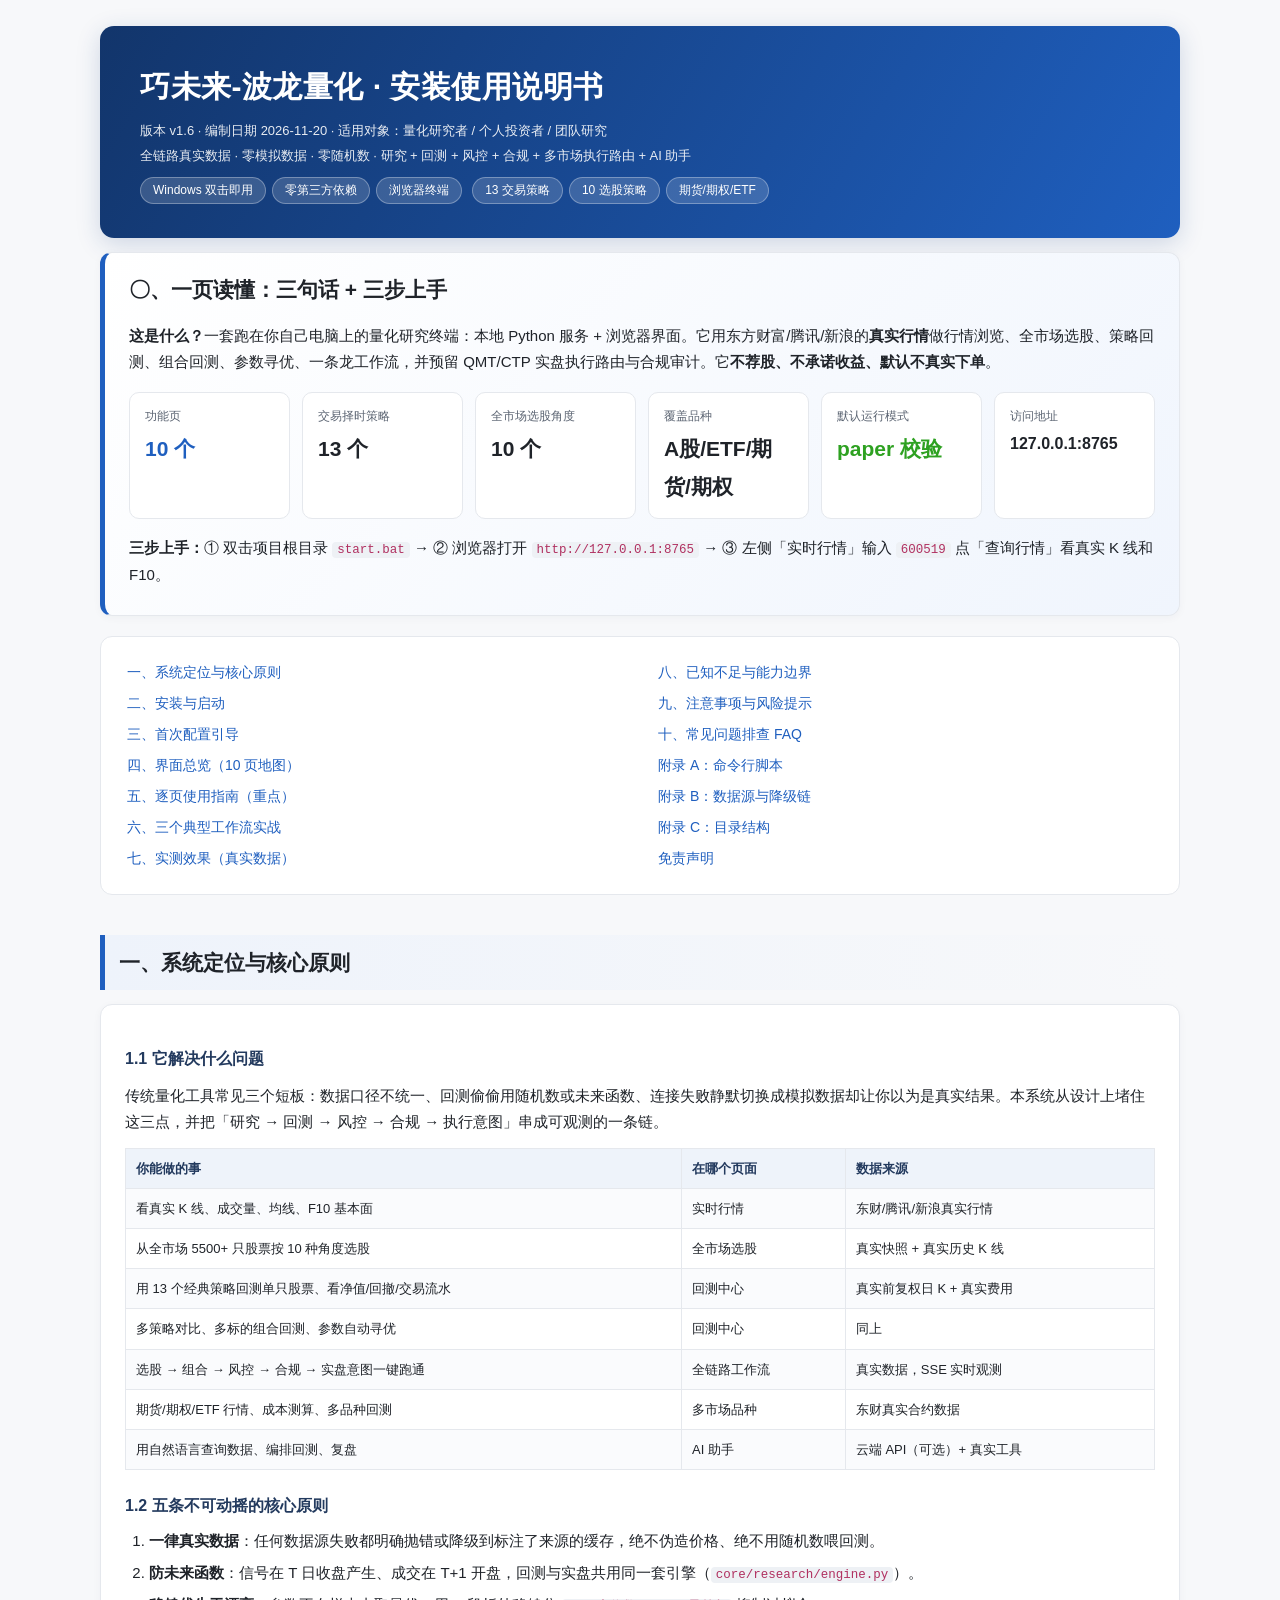
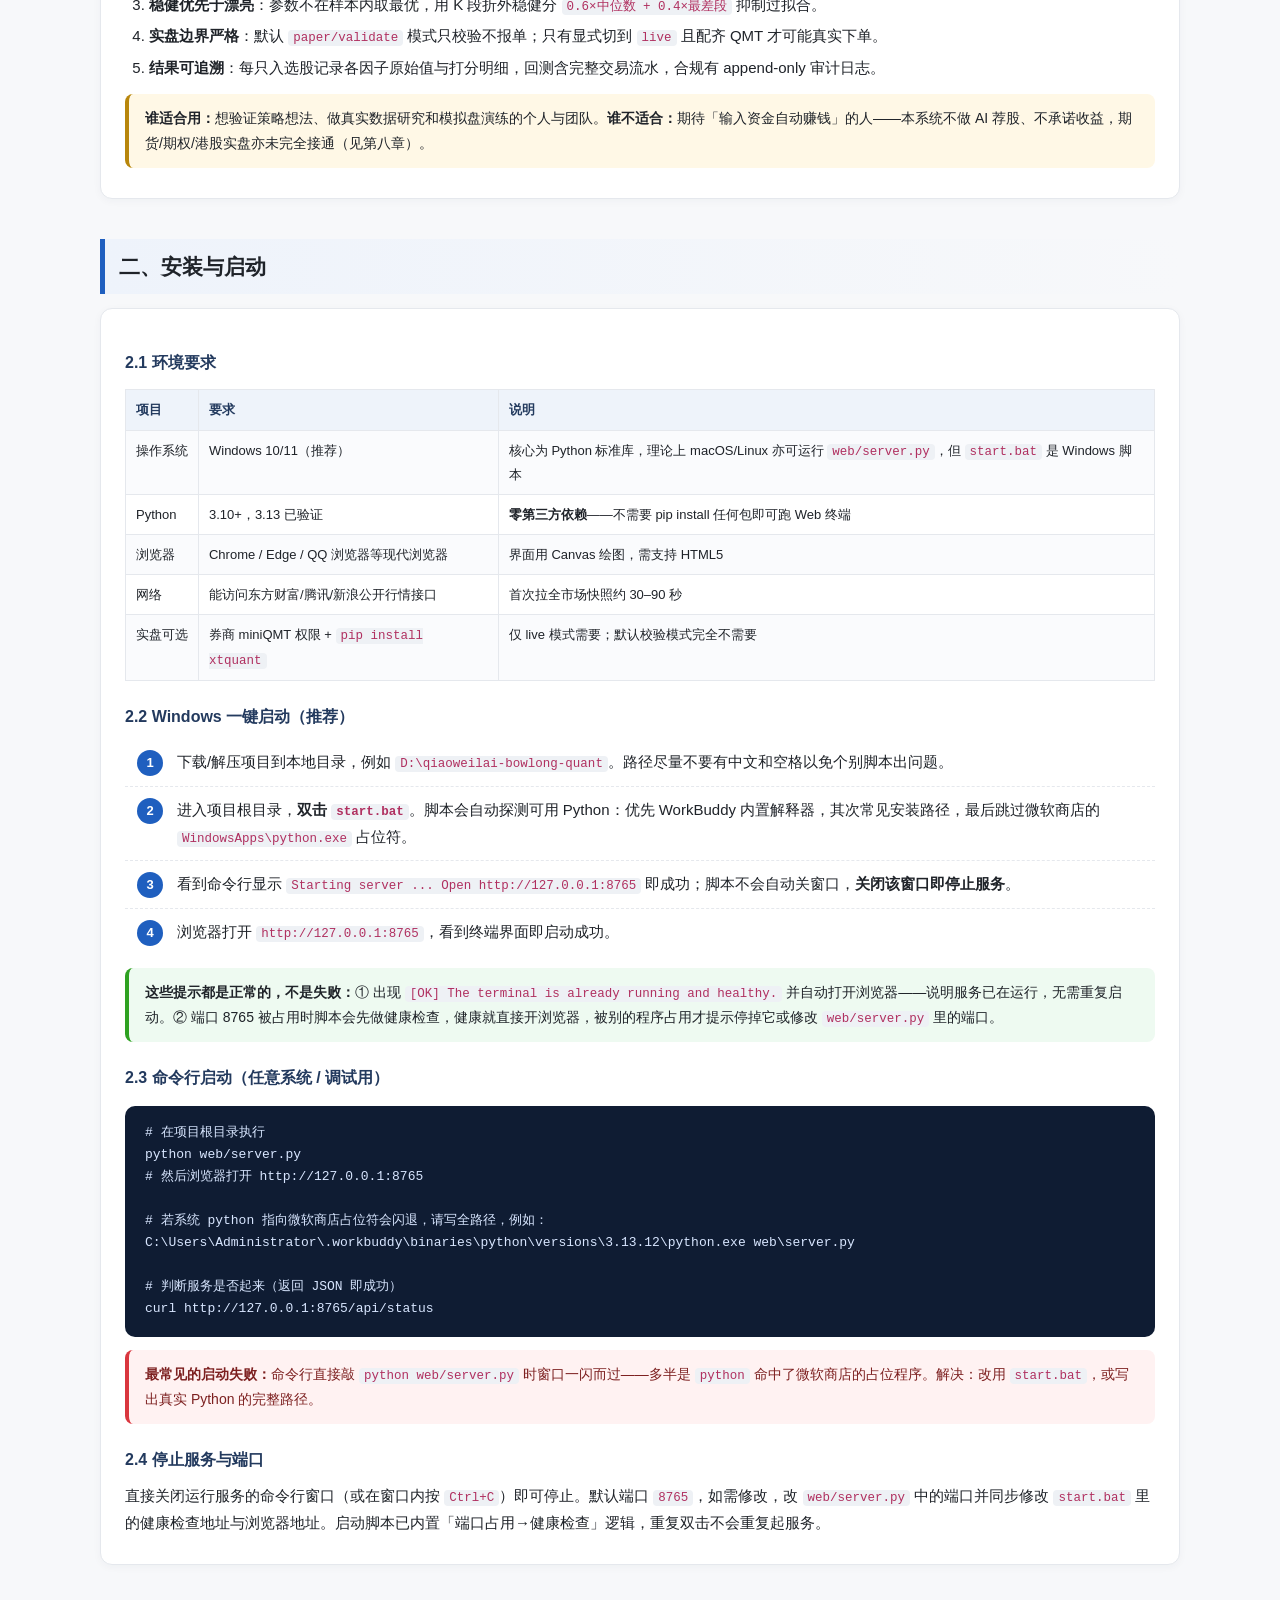
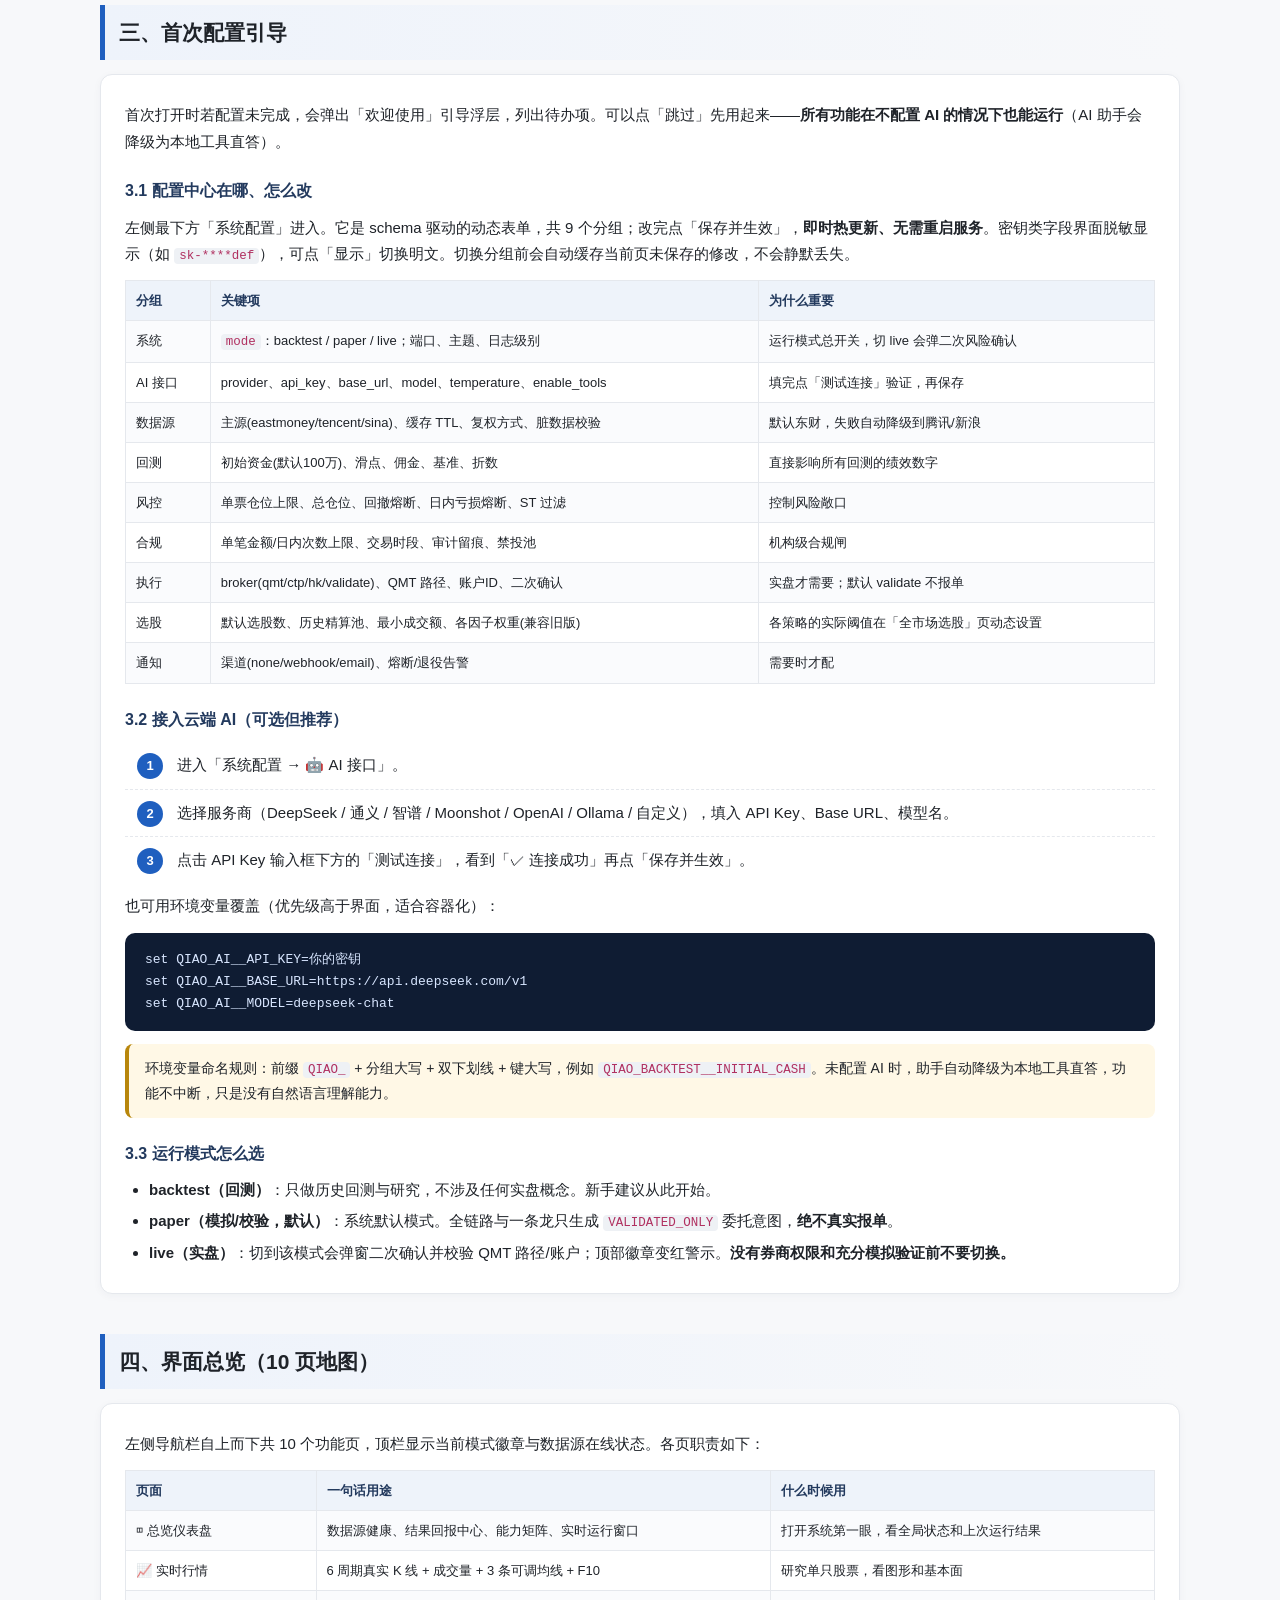
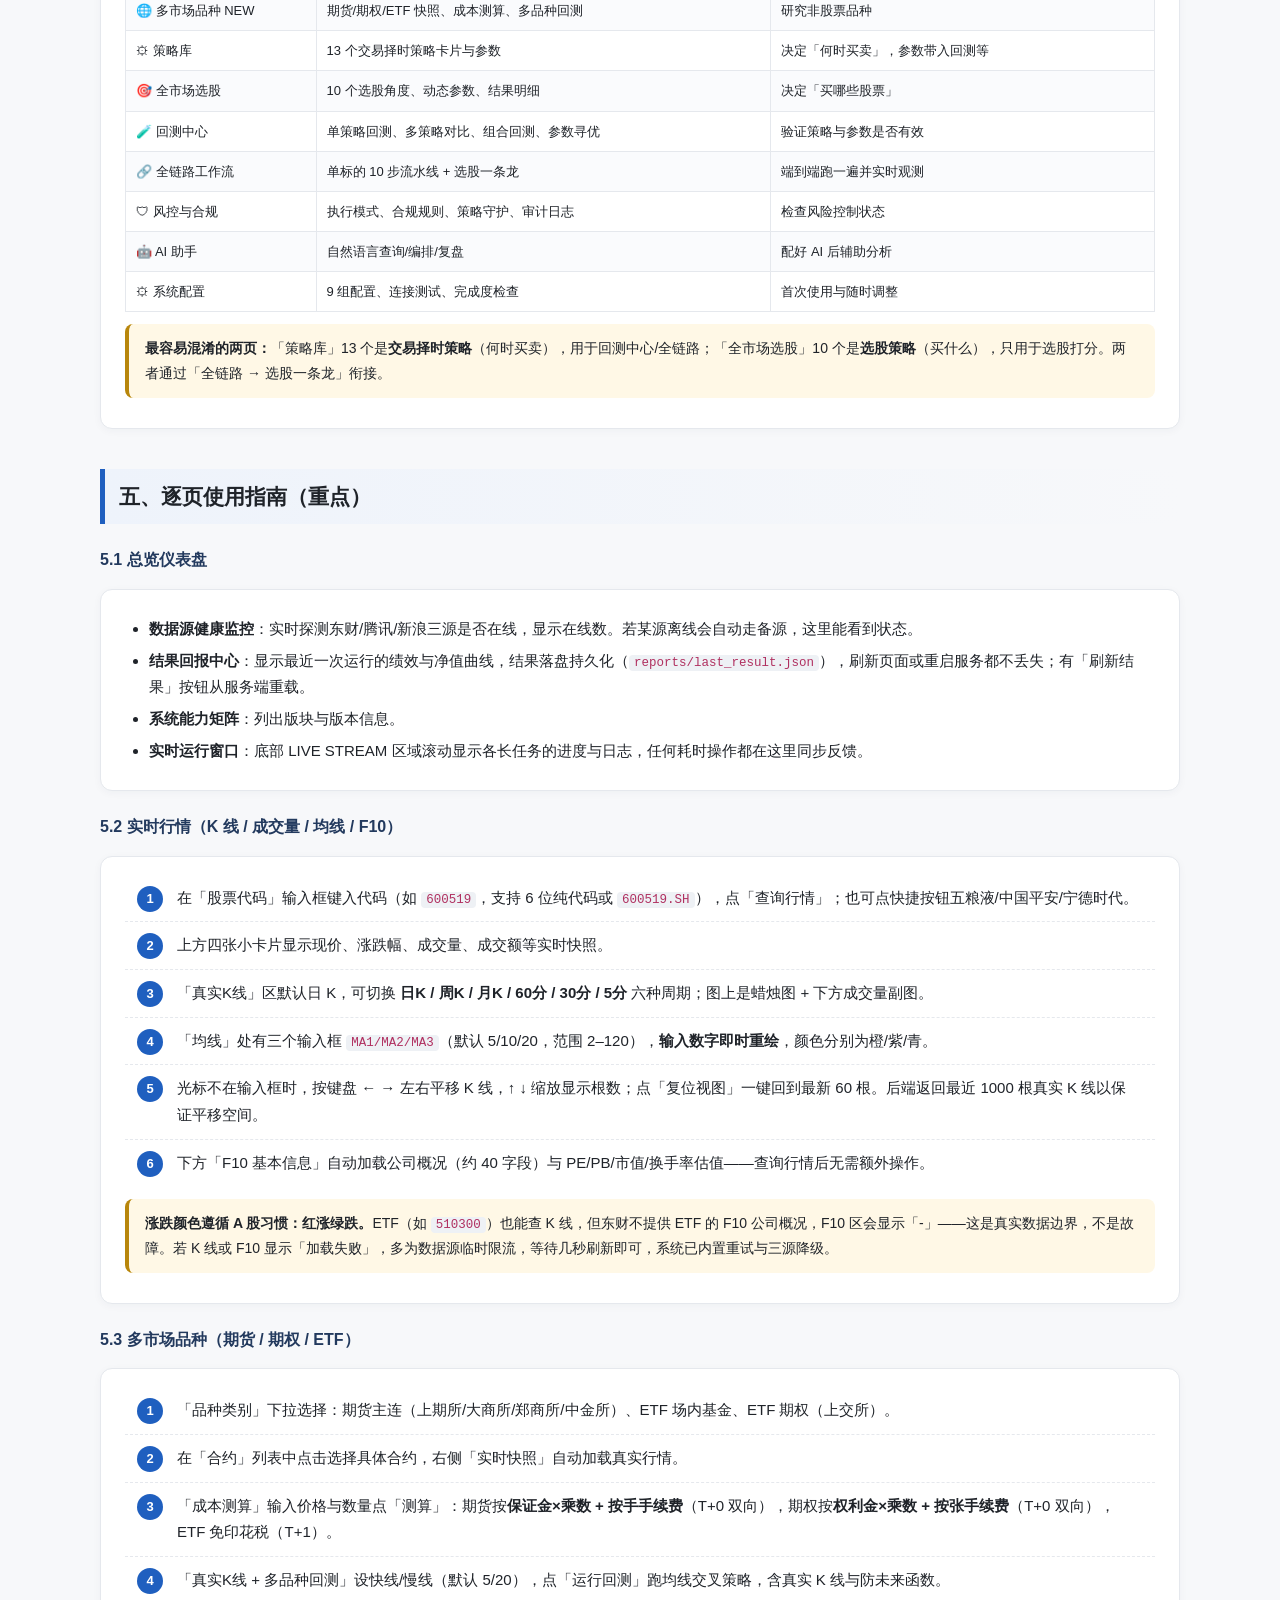
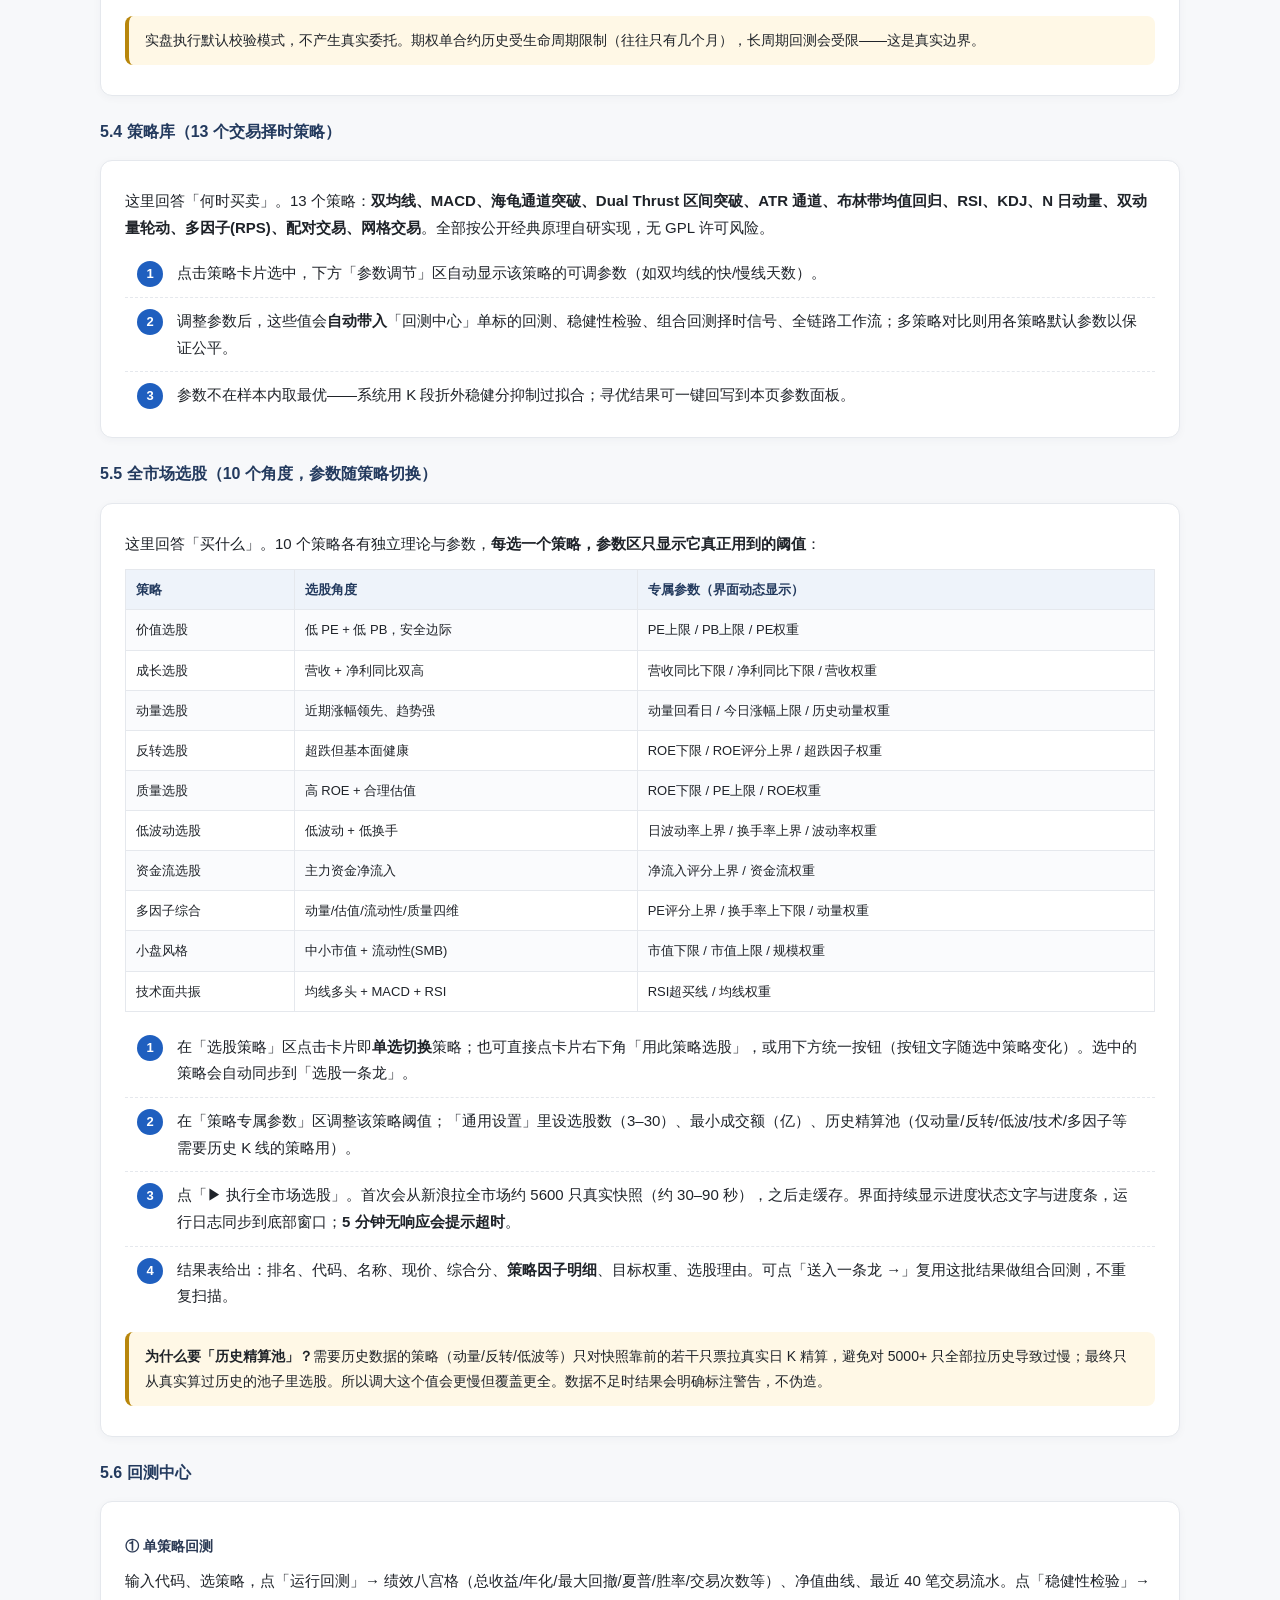
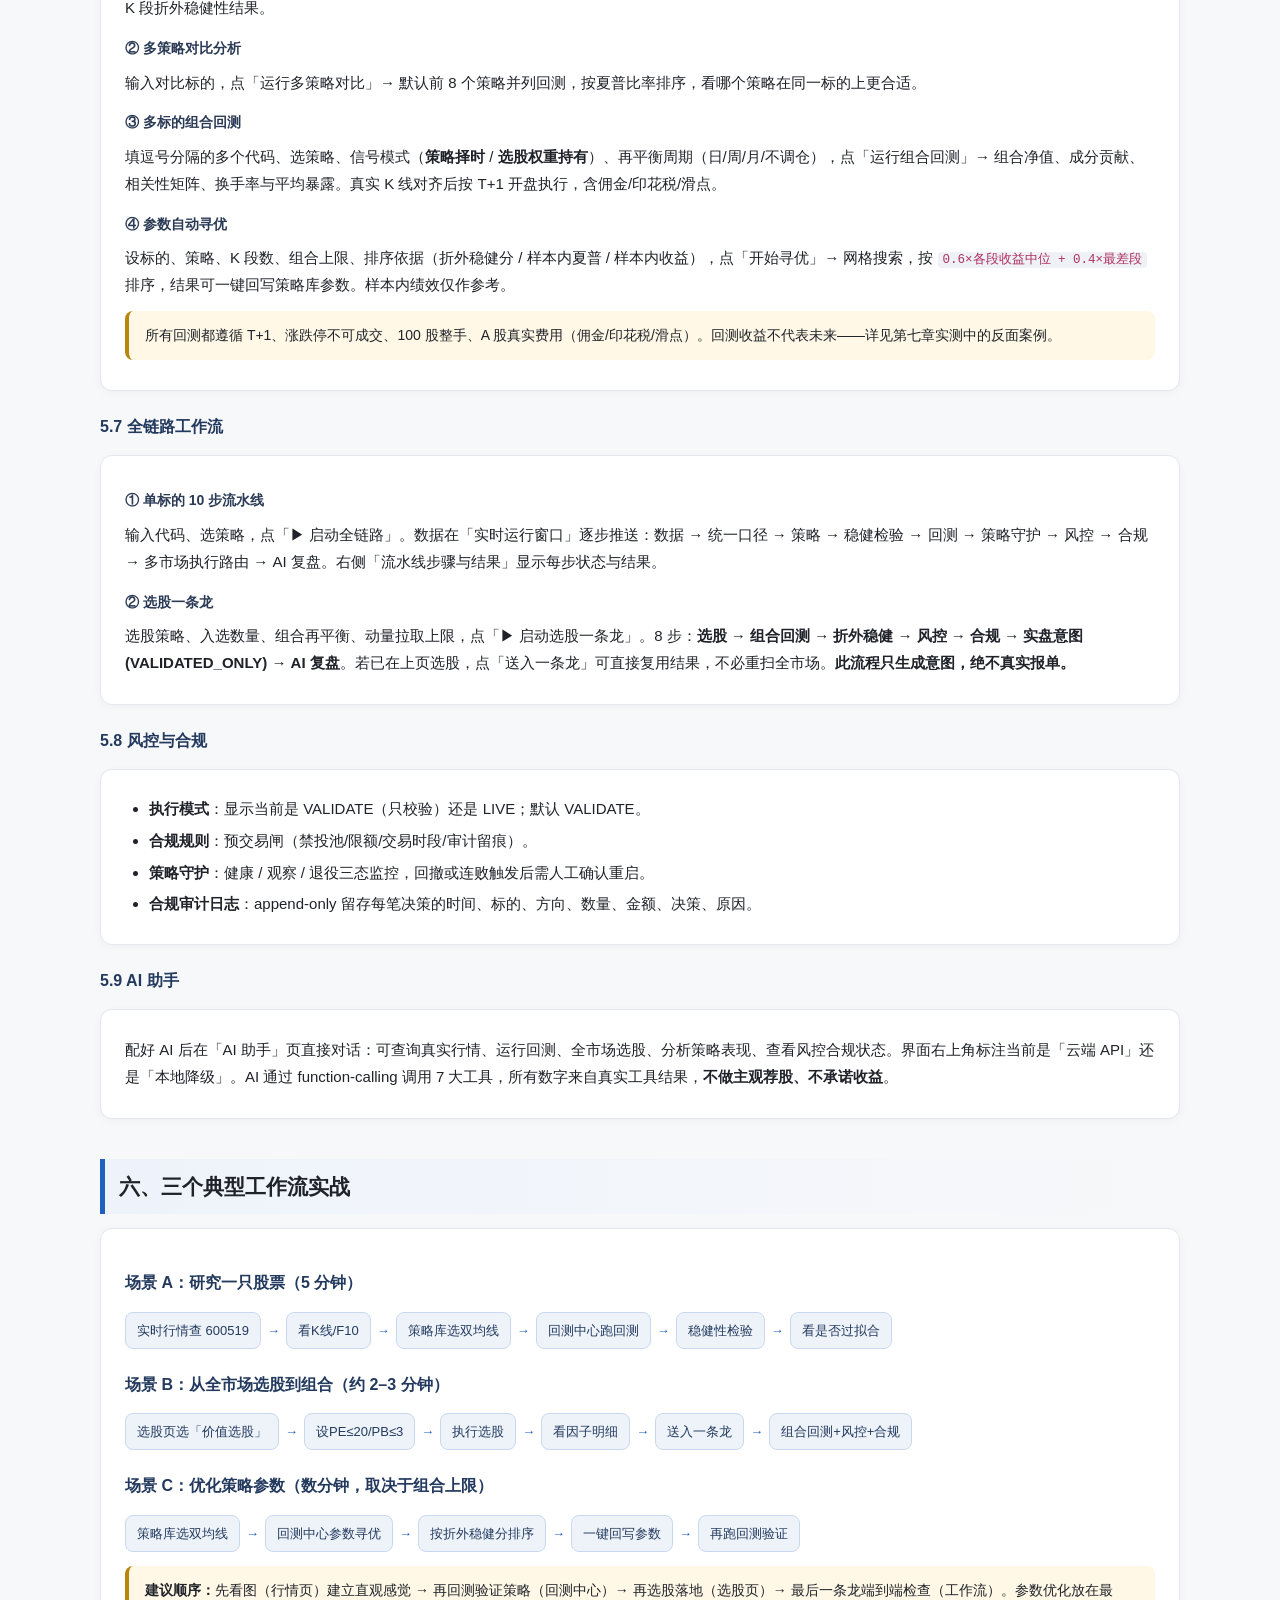
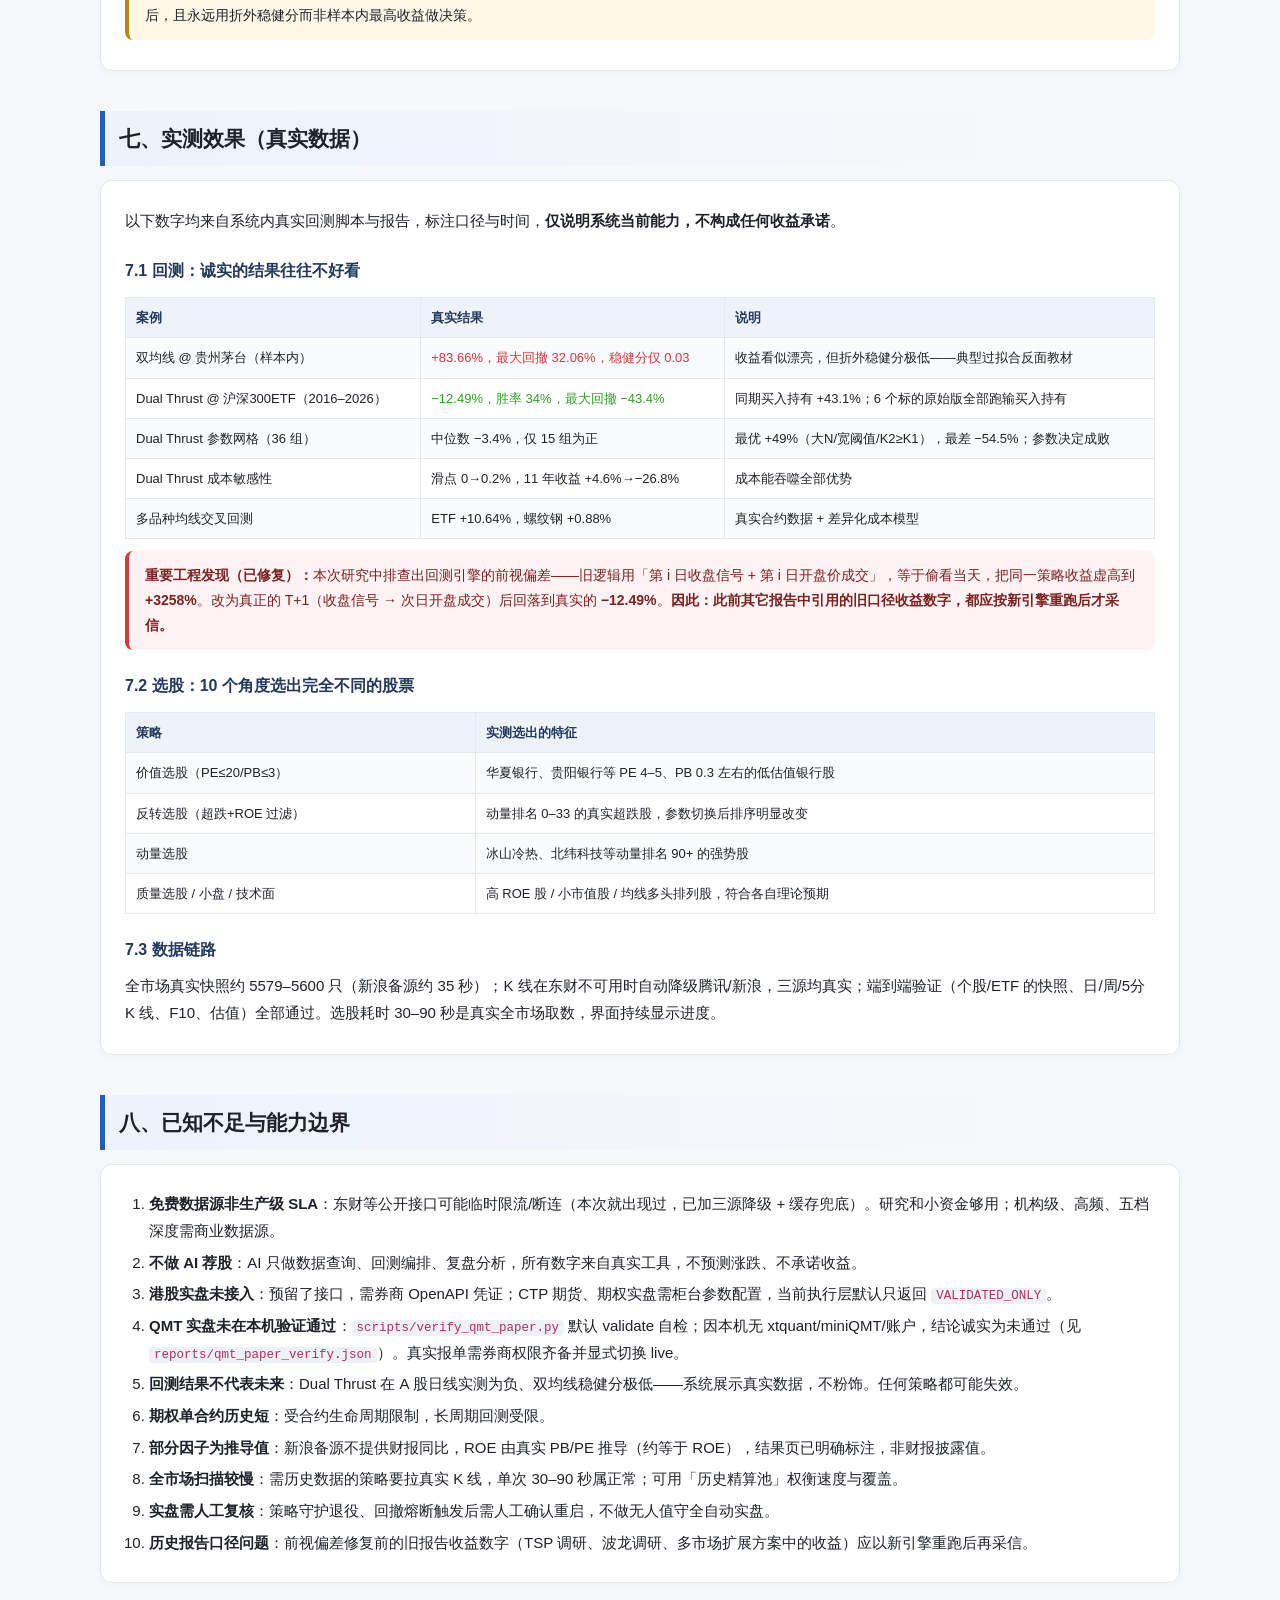
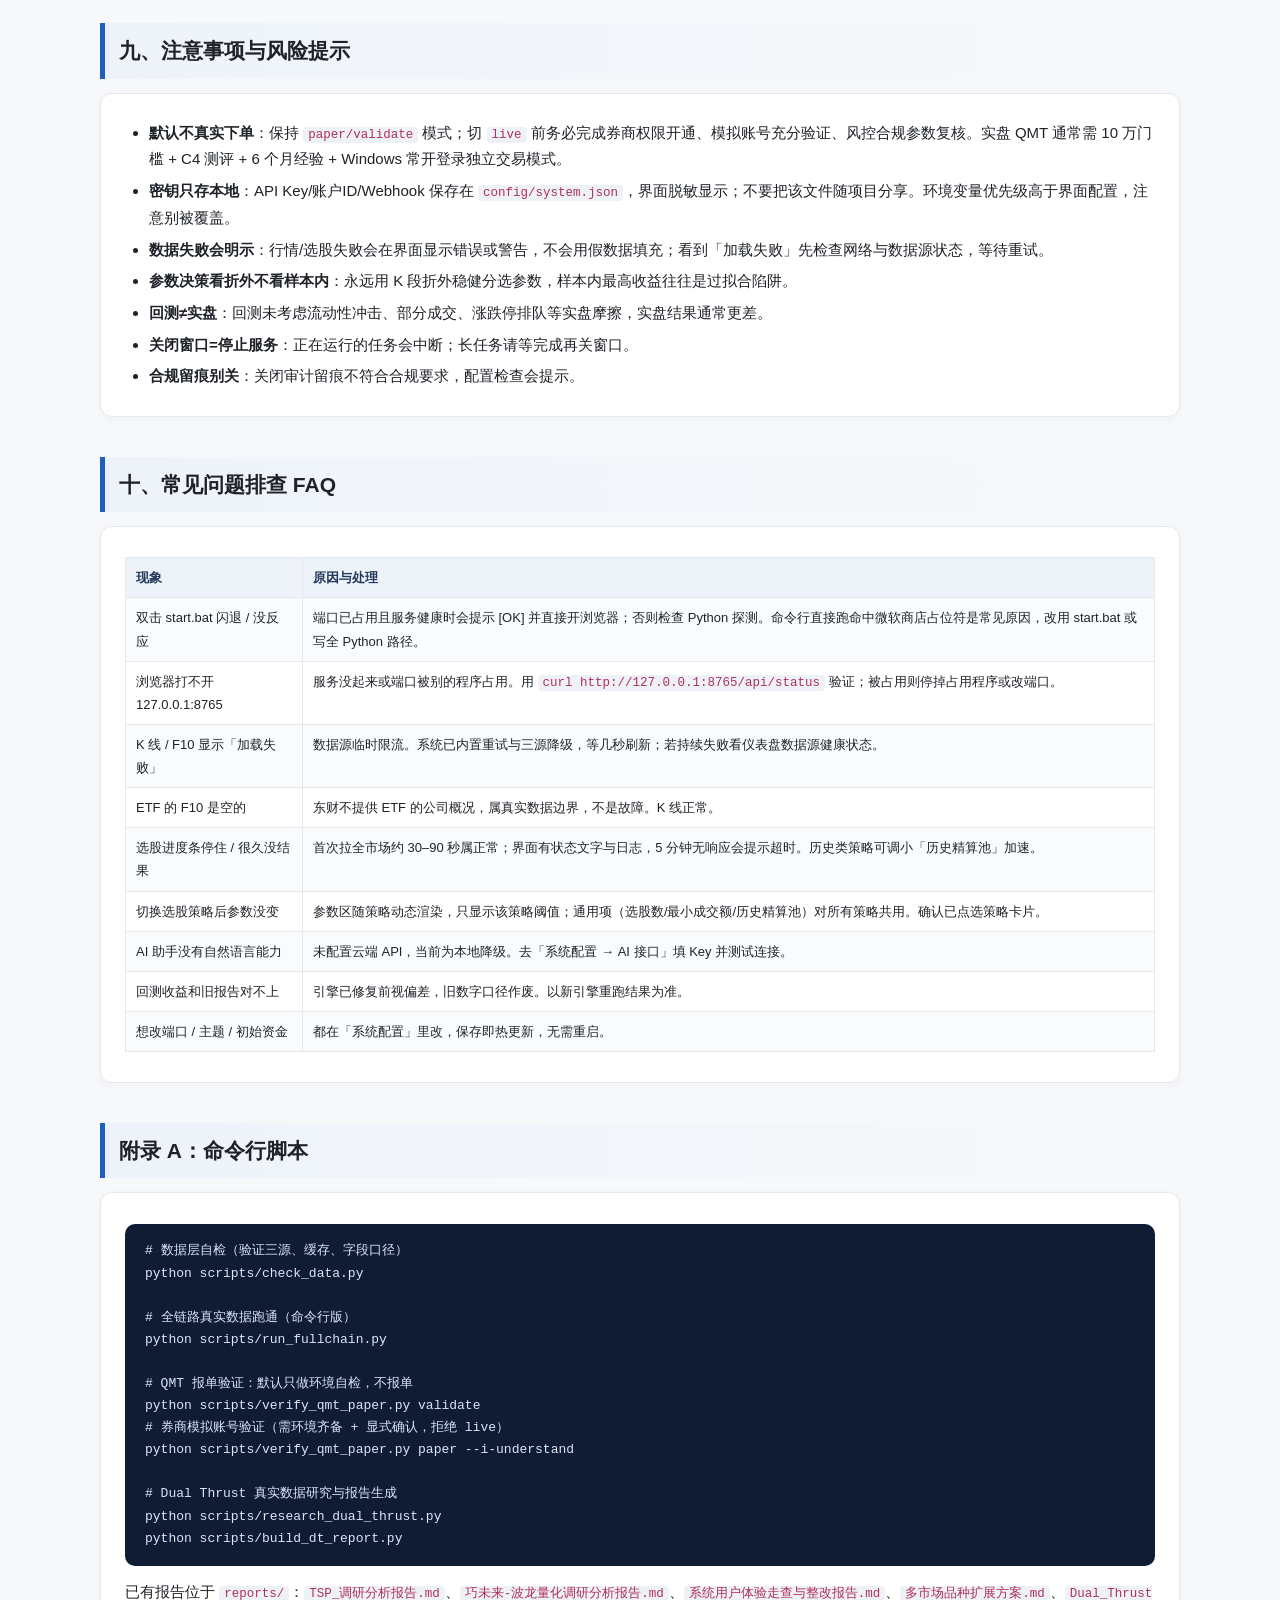
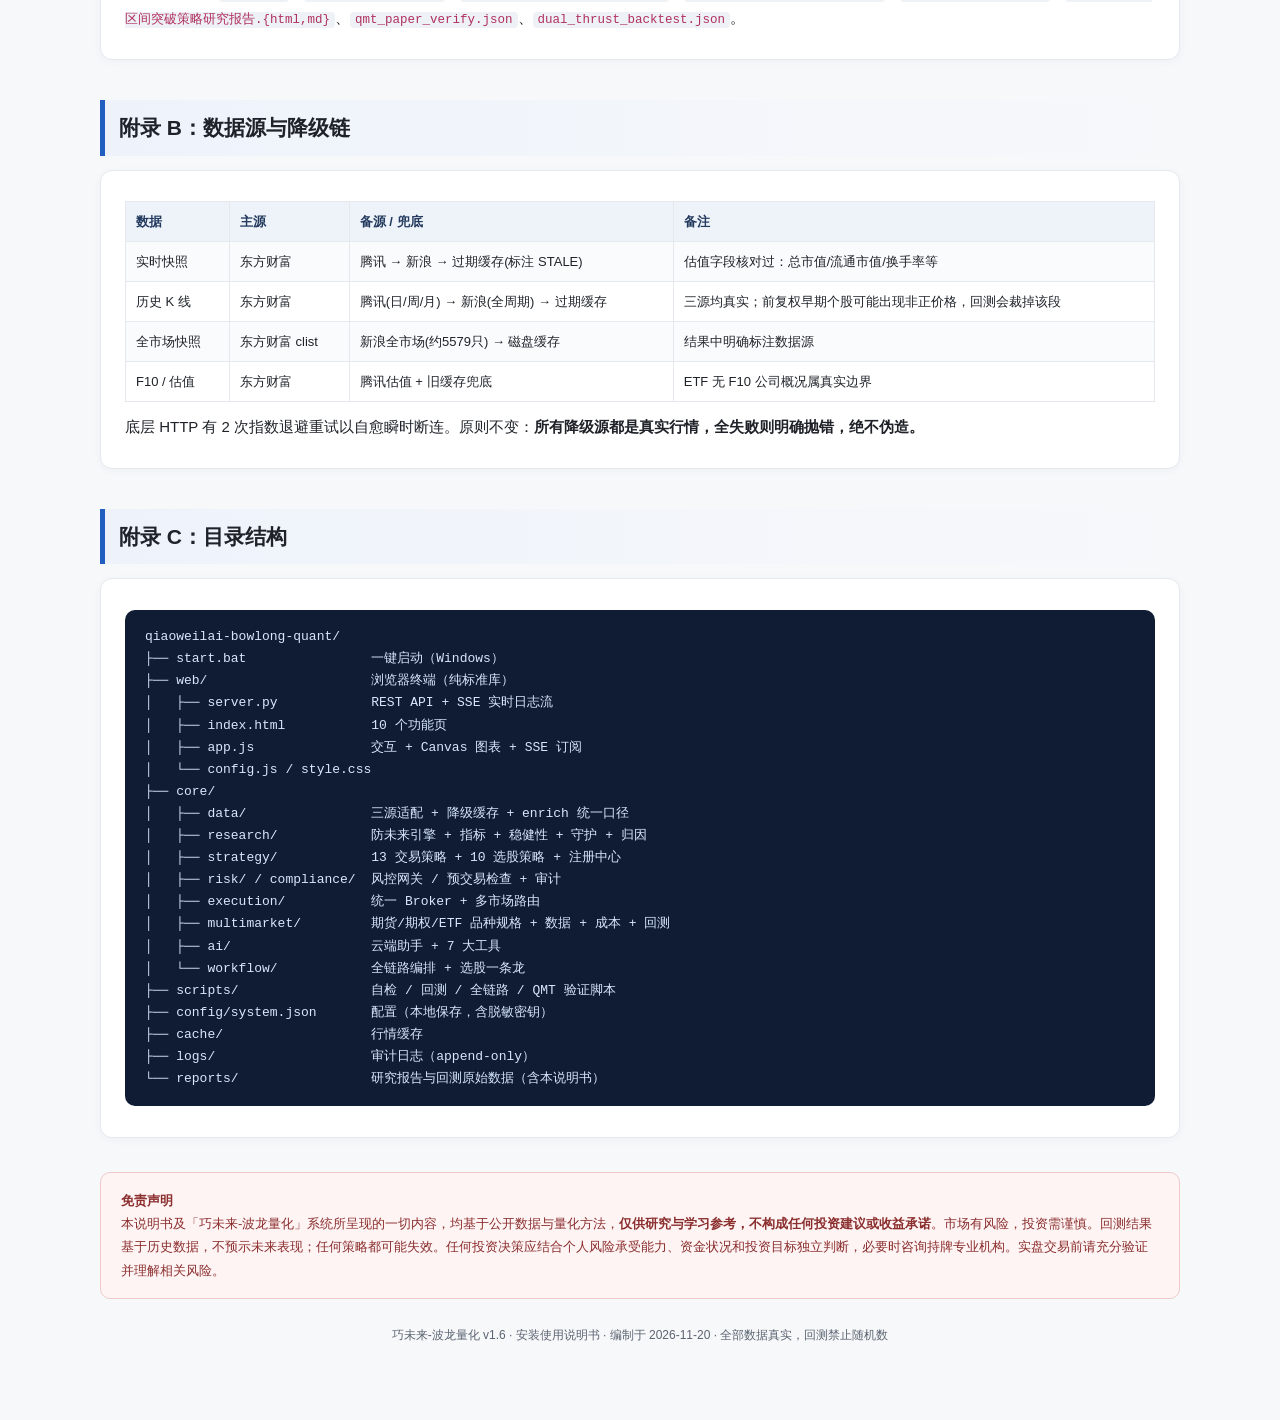
<file: reports/巧未来-波龙量化-安装使用说明书.html>
<!DOCTYPE html>
<html lang="zh-CN">
<head>
<meta charset="utf-8">
<meta name="viewport" content="width=device-width,initial-scale=1">
<title>巧未来-波龙量化 · 安装使用说明书 v1.6</title>
<style>
:root{--bg:#f7f8fa;--card:#fff;--ink:#1f2329;--sub:#5b6472;--line:#e5e8ed;--up:#d9363e;--down:#2ea121;--accent:#1f5fbf;--accent2:#e8f0fb;--warn:#b8860b;--warnbg:#fff8e6;--darkbg:#0f1c33}
*{box-sizing:border-box}
body{margin:0;background:var(--bg);color:var(--ink);font-family:-apple-system,"Segoe UI","PingFang SC","Microsoft YaHei",sans-serif;line-height:1.78;font-size:15px}
.wrap{max-width:1120px;margin:0 auto;padding:26px 20px 80px}
header{background:linear-gradient(120deg,#12356b,#1f5fbf);color:#fff;border-radius:14px;padding:34px 40px;box-shadow:0 6px 24px rgba(20,60,130,.18)}
header h1{margin:0 0 6px;font-size:30px;letter-spacing:.5px}
header .meta{opacity:.9;font-size:13px;line-height:1.9}
header .tag{display:inline-block;background:rgba(255,255,255,.16);border:1px solid rgba(255,255,255,.3);border-radius:20px;padding:2px 12px;font-size:12px;margin:8px 6px 0 0}
.toc{background:var(--card);border:1px solid var(--line);border-radius:12px;padding:20px 26px;margin:20px 0;columns:2;column-gap:36px}
.toc a{color:var(--accent);text-decoration:none;font-size:14px;display:block;padding:3px 0;break-inside:avoid}
.toc a:hover{text-decoration:underline}
h2{font-size:21px;margin:40px 0 14px;padding:9px 0 9px 14px;border-left:5px solid var(--accent);background:linear-gradient(90deg,#eef3fb,transparent)}
h3{font-size:16px;margin:22px 0 8px;color:#233a5e}
h4{font-size:14px;margin:14px 0 6px;color:#2b3a55}
p{margin:9px 0}
.card{background:var(--card);border:1px solid var(--line);border-radius:12px;padding:18px 24px;margin:14px 0;box-shadow:0 2px 8px rgba(20,40,80,.04)}
.tldr{background:linear-gradient(135deg,#fff,#f0f5fd);border-left:5px solid var(--accent)}
.note{background:var(--warnbg);border-left:4px solid var(--warn);padding:12px 16px;border-radius:8px;margin:12px 0;font-size:14px}
.danger{background:#fff2f2;border-left:4px solid var(--up);padding:12px 16px;border-radius:8px;margin:12px 0;font-size:14px;color:#7d2020}
.ok{background:#eefaf1;border-left:4px solid var(--down);padding:12px 16px;border-radius:8px;margin:12px 0;font-size:14px}
.kpis{display:grid;grid-template-columns:repeat(auto-fit,minmax(160px,1fr));gap:12px;margin:16px 0}
.kpi{background:#fff;border:1px solid var(--line);border-radius:10px;padding:13px 15px}
.kpi .lbl{font-size:12px;color:var(--sub)}
.kpi .val{font-size:21px;font-weight:700;margin-top:3px}
.red{color:var(--up)!important}.green{color:var(--down)!important}.blue{color:var(--accent)!important}
table{border-collapse:collapse;width:100%;font-size:13px;margin:12px 0;background:#fff}
th,td{border:1px solid var(--line);padding:8px 10px;text-align:left;vertical-align:top}
th{background:#eef3fa;color:#233a5e;font-weight:600}
tr:nth-child(even) td{background:#fafbfd}
code{background:#eef1f5;padding:1px 5px;border-radius:4px;font-size:12.5px;color:#b03060;font-family:Consolas,Monaco,monospace}
.formula{background:var(--darkbg);color:#d8e6ff;border-radius:10px;padding:16px 20px;font-family:Consolas,Monaco,monospace;font-size:13.5px;overflow-x:auto;line-height:1.7;margin:12px 0}
pre{background:var(--darkbg);color:#d8e6ff;border-radius:10px;padding:16px 20px;overflow-x:auto;font-size:13px;line-height:1.7}
.step{counter-reset:s}
.step .s{position:relative;padding:10px 14px 10px 52px;border-bottom:1px dashed var(--line)}
.step .s:before{counter-increment:s;content:counter(s);position:absolute;left:12px;top:11px;width:26px;height:26px;background:var(--accent);color:#fff;border-radius:50%;text-align:center;line-height:26px;font-size:13px;font-weight:700}
.step .s:last-child{border-bottom:0}
.badge{display:inline-block;background:var(--accent2);color:var(--accent);border-radius:5px;padding:1px 8px;font-size:11px;margin-left:6px}
.badge.g{background:#eefaf1;color:var(--down)}
.badge.r{background:#fff0f0;color:var(--up)}
.flow{display:flex;flex-wrap:wrap;align-items:center;gap:6px;margin:14px 0;font-size:13px}
.flow .n{background:#eef3fa;border:1px solid #c9d8ee;border-radius:8px;padding:6px 11px;color:#233a5e}
.flow .a{color:var(--accent);font-weight:700}
.disclaimer{background:#fff4f4;border:1px solid #f0c9c9;color:#8b2e2e;border-radius:10px;padding:16px 20px;margin-top:34px;font-size:13px}
footer{text-align:center;color:var(--sub);font-size:12px;margin-top:26px}
.two{display:grid;grid-template-columns:1fr 1fr;gap:14px}
@media(max-width:820px){.two,.toc{grid-template-columns:1fr;columns:1}header h1{font-size:23px}}
ul,ol{padding-left:24px;margin:8px 0}li{margin:5px 0}
</style>
</head>
<body>
<div class="wrap">
<header>
  <h1>巧未来-波龙量化 · 安装使用说明书</h1>
  <div class="meta">版本 v1.6 · 编制日期 2026-11-20 · 适用对象：量化研究者 / 个人投资者 / 团队研究<br>
  全链路真实数据 · 零模拟数据 · 零随机数 · 研究 + 回测 + 风控 + 合规 + 多市场执行路由 + AI 助手</div>
  <div>
    <span class="tag">Windows 双击即用</span><span class="tag">零第三方依赖</span><span class="tag">浏览器终端</span>
    <span class="tag">13 交易策略</span><span class="tag">10 选股策略</span><span class="tag">期货/期权/ETF</span>
  </div>
</header>

<div class="card tldr">
<h2 style="margin-top:0;border:0;background:none;padding:0">〇、一页读懂：三句话 + 三步上手</h2>
<p><b>这是什么？</b>一套跑在你自己电脑上的量化研究终端：本地 Python 服务 + 浏览器界面。它用东方财富/腾讯/新浪的<b>真实行情</b>做行情浏览、全市场选股、策略回测、组合回测、参数寻优、一条龙工作流，并预留 QMT/CTP 实盘执行路由与合规审计。它<b>不荐股、不承诺收益、默认不真实下单</b>。</p>
<div class="kpis">
  <div class="kpi"><div class="lbl">功能页</div><div class="val blue">10 个</div></div>
  <div class="kpi"><div class="lbl">交易择时策略</div><div class="val">13 个</div></div>
  <div class="kpi"><div class="lbl">全市场选股角度</div><div class="val">10 个</div></div>
  <div class="kpi"><div class="lbl">覆盖品种</div><div class="val">A股/ETF/期货/期权</div></div>
  <div class="kpi"><div class="lbl">默认运行模式</div><div class="val green">paper 校验</div></div>
  <div class="kpi"><div class="lbl">访问地址</div><div class="val" style="font-size:16px">127.0.0.1:8765</div></div>
</div>
<p><b>三步上手：</b>① 双击项目根目录 <code>start.bat</code> → ② 浏览器打开 <code>http://127.0.0.1:8765</code> → ③ 左侧「实时行情」输入 <code>600519</code> 点「查询行情」看真实 K 线和 F10。</p>
</div>

<div class="toc">
<a href="#s1">一、系统定位与核心原则</a>
<a href="#s2">二、安装与启动</a>
<a href="#s3">三、首次配置引导</a>
<a href="#s4">四、界面总览（10 页地图）</a>
<a href="#s5">五、逐页使用指南（重点）</a>
<a href="#s6">六、三个典型工作流实战</a>
<a href="#s7">七、实测效果（真实数据）</a>
<a href="#s8">八、已知不足与能力边界</a>
<a href="#s9">九、注意事项与风险提示</a>
<a href="#s10">十、常见问题排查 FAQ</a>
<a href="#s11">附录 A：命令行脚本</a>
<a href="#s12">附录 B：数据源与降级链</a>
<a href="#s13">附录 C：目录结构</a>
<a href="#s14">免责声明</a>
</div>

<h2 id="s1">一、系统定位与核心原则</h2>
<div class="card">
<h3>1.1 它解决什么问题</h3>
<p>传统量化工具常见三个短板：数据口径不统一、回测偷偷用随机数或未来函数、连接失败静默切换成模拟数据却让你以为是真实结果。本系统从设计上堵住这三点，并把「研究 → 回测 → 风控 → 合规 → 执行意图」串成可观测的一条链。</p>
<table>
<tr><th>你能做的事</th><th>在哪个页面</th><th>数据来源</th></tr>
<tr><td>看真实 K 线、成交量、均线、F10 基本面</td><td>实时行情</td><td>东财/腾讯/新浪真实行情</td></tr>
<tr><td>从全市场 5500+ 只股票按 10 种角度选股</td><td>全市场选股</td><td>真实快照 + 真实历史 K 线</td></tr>
<tr><td>用 13 个经典策略回测单只股票、看净值/回撤/交易流水</td><td>回测中心</td><td>真实前复权日 K + 真实费用</td></tr>
<tr><td>多策略对比、多标的组合回测、参数自动寻优</td><td>回测中心</td><td>同上</td></tr>
<tr><td>选股 → 组合 → 风控 → 合规 → 实盘意图一键跑通</td><td>全链路工作流</td><td>真实数据，SSE 实时观测</td></tr>
<tr><td>期货/期权/ETF 行情、成本测算、多品种回测</td><td>多市场品种</td><td>东财真实合约数据</td></tr>
<tr><td>用自然语言查询数据、编排回测、复盘</td><td>AI 助手</td><td>云端 API（可选）+ 真实工具</td></tr>
</table>
<h3>1.2 五条不可动摇的核心原则</h3>
<ol>
<li><b>一律真实数据</b>：任何数据源失败都明确抛错或降级到标注了来源的缓存，绝不伪造价格、绝不用随机数喂回测。</li>
<li><b>防未来函数</b>：信号在 T 日收盘产生、成交在 T+1 开盘，回测与实盘共用同一套引擎（<code>core/research/engine.py</code>）。</li>
<li><b>稳健优先于漂亮</b>：参数不在样本内取最优，用 K 段折外稳健分 <code>0.6×中位数 + 0.4×最差段</code> 抑制过拟合。</li>
<li><b>实盘边界严格</b>：默认 <code>paper/validate</code> 模式只校验不报单；只有显式切到 <code>live</code> 且配齐 QMT 才可能真实下单。</li>
<li><b>结果可追溯</b>：每只入选股记录各因子原始值与打分明细，回测含完整交易流水，合规有 append-only 审计日志。</li>
</ol>
<div class="note"><b>谁适合用：</b>想验证策略想法、做真实数据研究和模拟盘演练的个人与团队。<b>谁不适合：</b>期待「输入资金自动赚钱」的人——本系统不做 AI 荐股、不承诺收益，期货/期权/港股实盘亦未完全接通（见第八章）。</div>
</div>

<h2 id="s2">二、安装与启动</h2>
<div class="card">
<h3>2.1 环境要求</h3>
<table>
<tr><th>项目</th><th>要求</th><th>说明</th></tr>
<tr><td>操作系统</td><td>Windows 10/11（推荐）</td><td>核心为 Python 标准库，理论上 macOS/Linux 亦可运行 <code>web/server.py</code>，但 <code>start.bat</code> 是 Windows 脚本</td></tr>
<tr><td>Python</td><td>3.10+，3.13 已验证</td><td><b>零第三方依赖</b>——不需要 pip install 任何包即可跑 Web 终端</td></tr>
<tr><td>浏览器</td><td>Chrome / Edge / QQ 浏览器等现代浏览器</td><td>界面用 Canvas 绘图，需支持 HTML5</td></tr>
<tr><td>网络</td><td>能访问东方财富/腾讯/新浪公开行情接口</td><td>首次拉全市场快照约 30–90 秒</td></tr>
<tr><td>实盘可选</td><td>券商 miniQMT 权限 + <code>pip install xtquant</code></td><td>仅 live 模式需要；默认校验模式完全不需要</td></tr>
</table>
<h3>2.2 Windows 一键启动（推荐）</h3>
<div class="step">
<div class="s">下载/解压项目到本地目录，例如 <code>D:\qiaoweilai-bowlong-quant</code>。路径尽量不要有中文和空格以免个别脚本出问题。</div>
<div class="s">进入项目根目录，<b>双击 <code>start.bat</code></b>。脚本会自动探测可用 Python：优先 WorkBuddy 内置解释器，其次常见安装路径，最后跳过微软商店的 <code>WindowsApps\python.exe</code> 占位符。</div>
<div class="s">看到命令行显示 <code>Starting server ... Open http://127.0.0.1:8765</code> 即成功；脚本不会自动关窗口，<b>关闭该窗口即停止服务</b>。</div>
<div class="s">浏览器打开 <code>http://127.0.0.1:8765</code>，看到终端界面即启动成功。</div>
</div>
<div class="ok"><b>这些提示都是正常的，不是失败：</b>① 出现 <code>[OK] The terminal is already running and healthy.</code> 并自动打开浏览器——说明服务已在运行，无需重复启动。② 端口 8765 被占用时脚本会先做健康检查，健康就直接开浏览器，被别的程序占用才提示停掉它或修改 <code>web/server.py</code> 里的端口。</div>
<h3>2.3 命令行启动（任意系统 / 调试用）</h3>
<pre># 在项目根目录执行
python web/server.py
# 然后浏览器打开 http://127.0.0.1:8765

# 若系统 python 指向微软商店占位符会闪退，请写全路径，例如：
C:\Users\Administrator\.workbuddy\binaries\python\versions\3.13.12\python.exe web\server.py

# 判断服务是否起来（返回 JSON 即成功）
curl http://127.0.0.1:8765/api/status</pre>
<div class="danger"><b>最常见的启动失败：</b>命令行直接敲 <code>python web/server.py</code> 时窗口一闪而过——多半是 <code>python</code> 命中了微软商店的占位程序。解决：改用 <code>start.bat</code>，或写出真实 Python 的完整路径。</div>
<h3>2.4 停止服务与端口</h3>
<p>直接关闭运行服务的命令行窗口（或在窗口内按 <code>Ctrl+C</code>）即可停止。默认端口 <code>8765</code>，如需修改，改 <code>web/server.py</code> 中的端口并同步修改 <code>start.bat</code> 里的健康检查地址与浏览器地址。启动脚本已内置「端口占用→健康检查」逻辑，重复双击不会重复起服务。</p>
</div>

<h2 id="s3">三、首次配置引导</h2>
<div class="card">
<p>首次打开时若配置未完成，会弹出「欢迎使用」引导浮层，列出待办项。可以点「跳过」先用起来——<b>所有功能在不配置 AI 的情况下也能运行</b>（AI 助手会降级为本地工具直答）。</p>
<h3>3.1 配置中心在哪、怎么改</h3>
<p>左侧最下方「系统配置」进入。它是 schema 驱动的动态表单，共 9 个分组；改完点「保存并生效」，<b>即时热更新、无需重启服务</b>。密钥类字段界面脱敏显示（如 <code>sk-****def</code>），可点「显示」切换明文。切换分组前会自动缓存当前页未保存的修改，不会静默丢失。</p>
<table>
<tr><th>分组</th><th>关键项</th><th>为什么重要</th></tr>
<tr><td>系统</td><td><code>mode</code>：backtest / paper / live；端口、主题、日志级别</td><td>运行模式总开关，切 live 会弹二次风险确认</td></tr>
<tr><td>AI 接口</td><td>provider、api_key、base_url、model、temperature、enable_tools</td><td>填完点「测试连接」验证，再保存</td></tr>
<tr><td>数据源</td><td>主源(eastmoney/tencent/sina)、缓存 TTL、复权方式、脏数据校验</td><td>默认东财，失败自动降级到腾讯/新浪</td></tr>
<tr><td>回测</td><td>初始资金(默认100万)、滑点、佣金、基准、折数</td><td>直接影响所有回测的绩效数字</td></tr>
<tr><td>风控</td><td>单票仓位上限、总仓位、回撤熔断、日内亏损熔断、ST 过滤</td><td>控制风险敞口</td></tr>
<tr><td>合规</td><td>单笔金额/日内次数上限、交易时段、审计留痕、禁投池</td><td>机构级合规闸</td></tr>
<tr><td>执行</td><td>broker(qmt/ctp/hk/validate)、QMT 路径、账户ID、二次确认</td><td>实盘才需要；默认 validate 不报单</td></tr>
<tr><td>选股</td><td>默认选股数、历史精算池、最小成交额、各因子权重(兼容旧版)</td><td>各策略的实际阈值在「全市场选股」页动态设置</td></tr>
<tr><td>通知</td><td>渠道(none/webhook/email)、熔断/退役告警</td><td>需要时才配</td></tr>
</table>
<h3>3.2 接入云端 AI（可选但推荐）</h3>
<div class="step">
<div class="s">进入「系统配置 → 🤖 AI 接口」。</div>
<div class="s">选择服务商（DeepSeek / 通义 / 智谱 / Moonshot / OpenAI / Ollama / 自定义），填入 API Key、Base URL、模型名。</div>
<div class="s">点击 API Key 输入框下方的「测试连接」，看到「✓ 连接成功」再点「保存并生效」。</div>
</div>
<p>也可用环境变量覆盖（优先级高于界面，适合容器化）：</p>
<pre>set QIAO_AI__API_KEY=你的密钥
set QIAO_AI__BASE_URL=https://api.deepseek.com/v1
set QIAO_AI__MODEL=deepseek-chat</pre>
<div class="note">环境变量命名规则：前缀 <code>QIAO_</code> + 分组大写 + 双下划线 + 键大写，例如 <code>QIAO_BACKTEST__INITIAL_CASH</code>。未配置 AI 时，助手自动降级为本地工具直答，功能不中断，只是没有自然语言理解能力。</div>
<h3>3.3 运行模式怎么选</h3>
<ul>
<li><b>backtest（回测）</b>：只做历史回测与研究，不涉及任何实盘概念。新手建议从此开始。</li>
<li><b>paper（模拟/校验，默认）</b>：系统默认模式。全链路与一条龙只生成 <code>VALIDATED_ONLY</code> 委托意图，<b>绝不真实报单</b>。</li>
<li><b>live（实盘）</b>：切到该模式会弹窗二次确认并校验 QMT 路径/账户；顶部徽章变红警示。<b>没有券商权限和充分模拟验证前不要切换。</b></li>
</ul>
</div>

<h2 id="s4">四、界面总览（10 页地图）</h2>
<div class="card">
<p>左侧导航栏自上而下共 10 个功能页，顶栏显示当前模式徽章与数据源在线状态。各页职责如下：</p>
<table>
<tr><th>页面</th><th>一句话用途</th><th>什么时候用</th></tr>
<tr><td>◫ 总览仪表盘</td><td>数据源健康、结果回报中心、能力矩阵、实时运行窗口</td><td>打开系统第一眼，看全局状态和上次运行结果</td></tr>
<tr><td>📈 实时行情</td><td>6 周期真实 K 线 + 成交量 + 3 条可调均线 + F10</td><td>研究单只股票，看图形和基本面</td></tr>
<tr><td>🌐 多市场品种 NEW</td><td>期货/期权/ETF 快照、成本测算、多品种回测</td><td>研究非股票品种</td></tr>
<tr><td>⚙ 策略库</td><td>13 个交易择时策略卡片与参数</td><td>决定「何时买卖」，参数带入回测等</td></tr>
<tr><td>🎯 全市场选股</td><td>10 个选股角度、动态参数、结果明细</td><td>决定「买哪些股票」</td></tr>
<tr><td>🧪 回测中心</td><td>单策略回测、多策略对比、组合回测、参数寻优</td><td>验证策略与参数是否有效</td></tr>
<tr><td>🔗 全链路工作流</td><td>单标的 10 步流水线 + 选股一条龙</td><td>端到端跑一遍并实时观测</td></tr>
<tr><td>🛡 风控与合规</td><td>执行模式、合规规则、策略守护、审计日志</td><td>检查风险控制状态</td></tr>
<tr><td>🤖 AI 助手</td><td>自然语言查询/编排/复盘</td><td>配好 AI 后辅助分析</td></tr>
<tr><td>⚙ 系统配置</td><td>9 组配置、连接测试、完成度检查</td><td>首次使用与随时调整</td></tr>
</table>
<div class="note"><b>最容易混淆的两页：</b>「策略库」13 个是<b>交易择时策略</b>（何时买卖），用于回测中心/全链路；「全市场选股」10 个是<b>选股策略</b>（买什么），只用于选股打分。两者通过「全链路 → 选股一条龙」衔接。</div>
</div>

<h2 id="s5">五、逐页使用指南（重点）</h2>

<h3>5.1 总览仪表盘</h3>
<div class="card">
<ul>
<li><b>数据源健康监控</b>：实时探测东财/腾讯/新浪三源是否在线，显示在线数。若某源离线会自动走备源，这里能看到状态。</li>
<li><b>结果回报中心</b>：显示最近一次运行的绩效与净值曲线，结果落盘持久化（<code>reports/last_result.json</code>），刷新页面或重启服务都不丢失；有「刷新结果」按钮从服务端重载。</li>
<li><b>系统能力矩阵</b>：列出版块与版本信息。</li>
<li><b>实时运行窗口</b>：底部 LIVE STREAM 区域滚动显示各长任务的进度与日志，任何耗时操作都在这里同步反馈。</li>
</ul>
</div>

<h3>5.2 实时行情（K 线 / 成交量 / 均线 / F10）</h3>
<div class="card">
<div class="step">
<div class="s">在「股票代码」输入框键入代码（如 <code>600519</code>，支持 6 位纯代码或 <code>600519.SH</code>），点「查询行情」；也可点快捷按钮五粮液/中国平安/宁德时代。</div>
<div class="s">上方四张小卡片显示现价、涨跌幅、成交量、成交额等实时快照。</div>
<div class="s">「真实K线」区默认日 K，可切换 <b>日K / 周K / 月K / 60分 / 30分 / 5分</b> 六种周期；图上是蜡烛图 + 下方成交量副图。</div>
<div class="s">「均线」处有三个输入框 <code>MA1/MA2/MA3</code>（默认 5/10/20，范围 2–120），<b>输入数字即时重绘</b>，颜色分别为橙/紫/青。</div>
<div class="s">光标不在输入框时，按键盘 <b>← →</b> 左右平移 K 线，<b>↑ ↓</b> 缩放显示根数；点「复位视图」一键回到最新 60 根。后端返回最近 1000 根真实 K 线以保证平移空间。</div>
<div class="s">下方「F10 基本信息」自动加载公司概况（约 40 字段）与 PE/PB/市值/换手率估值——查询行情后无需额外操作。</div>
</div>
<div class="note"><b>涨跌颜色遵循 A 股习惯：红涨绿跌。</b>ETF（如 <code>510300</code>）也能查 K 线，但东财不提供 ETF 的 F10 公司概况，F10 区会显示「-」——这是真实数据边界，不是故障。若 K 线或 F10 显示「加载失败」，多为数据源临时限流，等待几秒刷新即可，系统已内置重试与三源降级。</div>
</div>

<h3>5.3 多市场品种（期货 / 期权 / ETF）</h3>
<div class="card">
<div class="step">
<div class="s">「品种类别」下拉选择：期货主连（上期所/大商所/郑商所/中金所）、ETF 场内基金、ETF 期权（上交所）。</div>
<div class="s">在「合约」列表中点击选择具体合约，右侧「实时快照」自动加载真实行情。</div>
<div class="s">「成本测算」输入价格与数量点「测算」：期货按<b>保证金×乘数 + 按手手续费</b>（T+0 双向），期权按<b>权利金×乘数 + 按张手续费</b>（T+0 双向），ETF 免印花税（T+1）。</div>
<div class="s">「真实K线 + 多品种回测」设快线/慢线（默认 5/20），点「运行回测」跑均线交叉策略，含真实 K 线与防未来函数。</div>
</div>
<div class="note">实盘执行默认校验模式，不产生真实委托。期权单合约历史受生命周期限制（往往只有几个月），长周期回测会受限——这是真实边界。</div>
</div>

<h3>5.4 策略库（13 个交易择时策略）</h3>
<div class="card">
<p>这里回答「何时买卖」。13 个策略：<b>双均线、MACD、海龟通道突破、Dual Thrust 区间突破、ATR 通道、布林带均值回归、RSI、KDJ、N 日动量、双动量轮动、多因子(RPS)、配对交易、网格交易</b>。全部按公开经典原理自研实现，无 GPL 许可风险。</p>
<div class="step">
<div class="s">点击策略卡片选中，下方「参数调节」区自动显示该策略的可调参数（如双均线的快/慢线天数）。</div>
<div class="s">调整参数后，这些值会<b>自动带入</b>「回测中心」单标的回测、稳健性检验、组合回测择时信号、全链路工作流；多策略对比则用各策略默认参数以保证公平。</div>
<div class="s">参数不在样本内取最优——系统用 K 段折外稳健分抑制过拟合；寻优结果可一键回写到本页参数面板。</div>
</div>
</div>

<h3>5.5 全市场选股（10 个角度，参数随策略切换）</h3>
<div class="card">
<p>这里回答「买什么」。10 个策略各有独立理论与参数，<b>每选一个策略，参数区只显示它真正用到的阈值</b>：</p>
<table>
<tr><th>策略</th><th>选股角度</th><th>专属参数（界面动态显示）</th></tr>
<tr><td>价值选股</td><td>低 PE + 低 PB，安全边际</td><td>PE上限 / PB上限 / PE权重</td></tr>
<tr><td>成长选股</td><td>营收 + 净利同比双高</td><td>营收同比下限 / 净利同比下限 / 营收权重</td></tr>
<tr><td>动量选股</td><td>近期涨幅领先、趋势强</td><td>动量回看日 / 今日涨幅上限 / 历史动量权重</td></tr>
<tr><td>反转选股</td><td>超跌但基本面健康</td><td>ROE下限 / ROE评分上界 / 超跌因子权重</td></tr>
<tr><td>质量选股</td><td>高 ROE + 合理估值</td><td>ROE下限 / PE上限 / ROE权重</td></tr>
<tr><td>低波动选股</td><td>低波动 + 低换手</td><td>日波动率上界 / 换手率上界 / 波动率权重</td></tr>
<tr><td>资金流选股</td><td>主力资金净流入</td><td>净流入评分上界 / 资金流权重</td></tr>
<tr><td>多因子综合</td><td>动量/估值/流动性/质量四维</td><td>PE评分上界 / 换手率上下限 / 动量权重</td></tr>
<tr><td>小盘风格</td><td>中小市值 + 流动性(SMB)</td><td>市值下限 / 市值上限 / 规模权重</td></tr>
<tr><td>技术面共振</td><td>均线多头 + MACD + RSI</td><td>RSI超买线 / 均线权重</td></tr>
</table>
<div class="step">
<div class="s">在「选股策略」区点击卡片即<b>单选切换</b>策略；也可直接点卡片右下角「用此策略选股」，或用下方统一按钮（按钮文字随选中策略变化）。选中的策略会自动同步到「选股一条龙」。</div>
<div class="s">在「策略专属参数」区调整该策略阈值；「通用设置」里设选股数（3–30）、最小成交额（亿）、历史精算池（仅动量/反转/低波/技术/多因子等需要历史 K 线的策略用）。</div>
<div class="s">点「▶ 执行全市场选股」。首次会从新浪拉全市场约 5600 只真实快照（约 30–90 秒），之后走缓存。界面持续显示进度状态文字与进度条，运行日志同步到底部窗口；<b>5 分钟无响应会提示超时</b>。</div>
<div class="s">结果表给出：排名、代码、名称、现价、综合分、<b>策略因子明细</b>、目标权重、选股理由。可点「送入一条龙 →」复用这批结果做组合回测，不重复扫描。</div>
</div>
<div class="note"><b>为什么要「历史精算池」？</b>需要历史数据的策略（动量/反转/低波等）只对快照靠前的若干只票拉真实日 K 精算，避免对 5000+ 只全部拉历史导致过慢；最终只从真实算过历史的池子里选股。所以调大这个值会更慢但覆盖更全。数据不足时结果会明确标注警告，不伪造。</div>
</div>

<h3>5.6 回测中心</h3>
<div class="card">
<h4>① 单策略回测</h4>
<p>输入代码、选策略，点「运行回测」→ 绩效八宫格（总收益/年化/最大回撤/夏普/胜率/交易次数等）、净值曲线、最近 40 笔交易流水。点「稳健性检验」→ K 段折外稳健性结果。</p>
<h4>② 多策略对比分析</h4>
<p>输入对比标的，点「运行多策略对比」→ 默认前 8 个策略并列回测，按夏普比率排序，看哪个策略在同一标的上更合适。</p>
<h4>③ 多标的组合回测</h4>
<p>填逗号分隔的多个代码、选策略、信号模式（<b>策略择时</b> / <b>选股权重持有</b>）、再平衡周期（日/周/月/不调仓），点「运行组合回测」→ 组合净值、成分贡献、相关性矩阵、换手率与平均暴露。真实 K 线对齐后按 T+1 开盘执行，含佣金/印花税/滑点。</p>
<h4>④ 参数自动寻优</h4>
<p>设标的、策略、K 段数、组合上限、排序依据（折外稳健分 / 样本内夏普 / 样本内收益），点「开始寻优」→ 网格搜索，按 <code>0.6×各段收益中位 + 0.4×最差段</code> 排序，结果可一键回写策略库参数。样本内绩效仅作参考。</p>
<div class="note">所有回测都遵循 T+1、涨跌停不可成交、100 股整手、A 股真实费用（佣金/印花税/滑点）。回测收益不代表未来——详见第七章实测中的反面案例。</div>
</div>

<h3>5.7 全链路工作流</h3>
<div class="card">
<h4>① 单标的 10 步流水线</h4>
<p>输入代码、选策略，点「▶ 启动全链路」。数据在「实时运行窗口」逐步推送：数据 → 统一口径 → 策略 → 稳健检验 → 回测 → 策略守护 → 风控 → 合规 → 多市场执行路由 → AI 复盘。右侧「流水线步骤与结果」显示每步状态与结果。</p>
<h4>② 选股一条龙</h4>
<p>选股策略、入选数量、组合再平衡、动量拉取上限，点「▶ 启动选股一条龙」。8 步：<b>选股 → 组合回测 → 折外稳健 → 风控 → 合规 → 实盘意图(VALIDATED_ONLY) → AI 复盘</b>。若已在上页选股，点「送入一条龙」可直接复用结果，不必重扫全市场。<b>此流程只生成意图，绝不真实报单。</b></p>
</div>

<h3>5.8 风控与合规</h3>
<div class="card">
<ul>
<li><b>执行模式</b>：显示当前是 VALIDATE（只校验）还是 LIVE；默认 VALIDATE。</li>
<li><b>合规规则</b>：预交易闸（禁投池/限额/交易时段/审计留痕）。</li>
<li><b>策略守护</b>：健康 / 观察 / 退役三态监控，回撤或连败触发后需人工确认重启。</li>
<li><b>合规审计日志</b>：append-only 留存每笔决策的时间、标的、方向、数量、金额、决策、原因。</li>
</ul>
</div>

<h3>5.9 AI 助手</h3>
<div class="card">
<p>配好 AI 后在「AI 助手」页直接对话：可查询真实行情、运行回测、全市场选股、分析策略表现、查看风控合规状态。界面右上角标注当前是「云端 API」还是「本地降级」。AI 通过 function-calling 调用 7 大工具，所有数字来自真实工具结果，<b>不做主观荐股、不承诺收益</b>。</p>
</div>

<h2 id="s6">六、三个典型工作流实战</h2>
<div class="card">
<h3>场景 A：研究一只股票（5 分钟）</h3>
<div class="flow"><span class="n">实时行情查 600519</span><span class="a">→</span><span class="n">看K线/F10</span><span class="a">→</span><span class="n">策略库选双均线</span><span class="a">→</span><span class="n">回测中心跑回测</span><span class="a">→</span><span class="n">稳健性检验</span><span class="a">→</span><span class="n">看是否过拟合</span></div>
<h3>场景 B：从全市场选股到组合（约 2–3 分钟）</h3>
<div class="flow"><span class="n">选股页选「价值选股」</span><span class="a">→</span><span class="n">设PE≤20/PB≤3</span><span class="a">→</span><span class="n">执行选股</span><span class="a">→</span><span class="n">看因子明细</span><span class="a">→</span><span class="n">送入一条龙</span><span class="a">→</span><span class="n">组合回测+风控+合规</span></div>
<h3>场景 C：优化策略参数（数分钟，取决于组合上限）</h3>
<div class="flow"><span class="n">策略库选双均线</span><span class="a">→</span><span class="n">回测中心参数寻优</span><span class="a">→</span><span class="n">按折外稳健分排序</span><span class="a">→</span><span class="n">一键回写参数</span><span class="a">→</span><span class="n">再跑回测验证</span></div>
<div class="note"><b>建议顺序：</b>先看图（行情页）建立直观感觉 → 再回测验证策略（回测中心）→ 再选股落地（选股页）→ 最后一条龙端到端检查（工作流）。参数优化放在最后，且永远用折外稳健分而非样本内最高收益做决策。</div>
</div>

<h2 id="s7">七、实测效果（真实数据）</h2>
<div class="card">
<p>以下数字均来自系统内真实回测脚本与报告，标注口径与时间，<b>仅说明系统当前能力，不构成任何收益承诺</b>。</p>
<h3>7.1 回测：诚实的结果往往不好看</h3>
<table>
<tr><th>案例</th><th>真实结果</th><th>说明</th></tr>
<tr><td>双均线 @ 贵州茅台（样本内）</td><td class="red">+83.66%，最大回撤 32.06%，稳健分仅 0.03</td><td>收益看似漂亮，但折外稳健分极低——典型过拟合反面教材</td></tr>
<tr><td>Dual Thrust @ 沪深300ETF（2016–2026）</td><td class="green">−12.49%，胜率 34%，最大回撤 −43.4%</td><td>同期买入持有 +43.1%；6 个标的原始版全部跑输买入持有</td></tr>
<tr><td>Dual Thrust 参数网格（36 组）</td><td>中位数 −3.4%，仅 15 组为正</td><td>最优 +49%（大N/宽阈值/K2≥K1），最差 −54.5%；参数决定成败</td></tr>
<tr><td>Dual Thrust 成本敏感性</td><td>滑点 0→0.2%，11 年收益 +4.6%→−26.8%</td><td>成本能吞噬全部优势</td></tr>
<tr><td>多品种均线交叉回测</td><td>ETF +10.64%，螺纹钢 +0.88%</td><td>真实合约数据 + 差异化成本模型</td></tr>
</table>
<div class="danger"><b>重要工程发现（已修复）：</b>本次研究中排查出回测引擎的前视偏差——旧逻辑用「第 i 日收盘信号 + 第 i 日开盘价成交」，等于偷看当天，把同一策略收益虚高到 <b>+3258%</b>。改为真正的 T+1（收盘信号 → 次日开盘成交）后回落到真实的 <b>−12.49%</b>。<b>因此：此前其它报告中引用的旧口径收益数字，都应按新引擎重跑后才采信。</b></div>
<h3>7.2 选股：10 个角度选出完全不同的股票</h3>
<table>
<tr><th>策略</th><th>实测选出的特征</th></tr>
<tr><td>价值选股（PE≤20/PB≤3）</td><td>华夏银行、贵阳银行等 PE 4–5、PB 0.3 左右的低估值银行股</td></tr>
<tr><td>反转选股（超跌+ROE 过滤）</td><td>动量排名 0–33 的真实超跌股，参数切换后排序明显改变</td></tr>
<tr><td>动量选股</td><td>冰山冷热、北纬科技等动量排名 90+ 的强势股</td></tr>
<tr><td>质量选股 / 小盘 / 技术面</td><td>高 ROE 股 / 小市值股 / 均线多头排列股，符合各自理论预期</td></tr>
</table>
<h3>7.3 数据链路</h3>
<p>全市场真实快照约 5579–5600 只（新浪备源约 35 秒）；K 线在东财不可用时自动降级腾讯/新浪，三源均真实；端到端验证（个股/ETF 的快照、日/周/5分 K 线、F10、估值）全部通过。选股耗时 30–90 秒是真实全市场取数，界面持续显示进度。</p>
</div>

<h2 id="s8">八、已知不足与能力边界</h2>
<div class="card">
<ol>
<li><b>免费数据源非生产级 SLA</b>：东财等公开接口可能临时限流/断连（本次就出现过，已加三源降级 + 缓存兜底）。研究和小资金够用；机构级、高频、五档深度需商业数据源。</li>
<li><b>不做 AI 荐股</b>：AI 只做数据查询、回测编排、复盘分析，所有数字来自真实工具，不预测涨跌、不承诺收益。</li>
<li><b>港股实盘未接入</b>：预留了接口，需券商 OpenAPI 凭证；CTP 期货、期权实盘需柜台参数配置，当前执行层默认只返回 <code>VALIDATED_ONLY</code>。</li>
<li><b>QMT 实盘未在本机验证通过</b>：<code>scripts/verify_qmt_paper.py</code> 默认 validate 自检；因本机无 xtquant/miniQMT/账户，结论诚实为未通过（见 <code>reports/qmt_paper_verify.json</code>）。真实报单需券商权限齐备并显式切换 live。</li>
<li><b>回测结果不代表未来</b>：Dual Thrust 在 A 股日线实测为负、双均线稳健分极低——系统展示真实数据，不粉饰。任何策略都可能失效。</li>
<li><b>期权单合约历史短</b>：受合约生命周期限制，长周期回测受限。</li>
<li><b>部分因子为推导值</b>：新浪备源不提供财报同比，ROE 由真实 PB/PE 推导（约等于 ROE），结果页已明确标注，非财报披露值。</li>
<li><b>全市场扫描较慢</b>：需历史数据的策略要拉真实 K 线，单次 30–90 秒属正常；可用「历史精算池」权衡速度与覆盖。</li>
<li><b>实盘需人工复核</b>：策略守护退役、回撤熔断触发后需人工确认重启，不做无人值守全自动实盘。</li>
<li><b>历史报告口径问题</b>：前视偏差修复前的旧报告收益数字（TSP 调研、波龙调研、多市场扩展方案中的收益）应以新引擎重跑后再采信。</li>
</ol>
</div>

<h2 id="s9">九、注意事项与风险提示</h2>
<div class="card">
<ul>
<li><b>默认不真实下单</b>：保持 <code>paper/validate</code> 模式；切 <code>live</code> 前务必完成券商权限开通、模拟账号充分验证、风控合规参数复核。实盘 QMT 通常需 10 万门槛 + C4 测评 + 6 个月经验 + Windows 常开登录独立交易模式。</li>
<li><b>密钥只存本地</b>：API Key/账户ID/Webhook 保存在 <code>config/system.json</code>，界面脱敏显示；不要把该文件随项目分享。环境变量优先级高于界面配置，注意别被覆盖。</li>
<li><b>数据失败会明示</b>：行情/选股失败会在界面显示错误或警告，不会用假数据填充；看到「加载失败」先检查网络与数据源状态，等待重试。</li>
<li><b>参数决策看折外不看样本内</b>：永远用 K 段折外稳健分选参数，样本内最高收益往往是过拟合陷阱。</li>
<li><b>回测≠实盘</b>：回测未考虑流动性冲击、部分成交、涨跌停排队等实盘摩擦，实盘结果通常更差。</li>
<li><b>关闭窗口=停止服务</b>：正在运行的任务会中断；长任务请等完成再关窗口。</li>
<li><b>合规留痕别关</b>：关闭审计留痕不符合合规要求，配置检查会提示。</li>
</ul>
</div>

<h2 id="s10">十、常见问题排查 FAQ</h2>
<div class="card">
<table>
<tr><th>现象</th><th>原因与处理</th></tr>
<tr><td>双击 start.bat 闪退 / 没反应</td><td>端口已占用且服务健康时会提示 [OK] 并直接开浏览器；否则检查 Python 探测。命令行直接跑命中微软商店占位符是常见原因，改用 start.bat 或写全 Python 路径。</td></tr>
<tr><td>浏览器打不开 127.0.0.1:8765</td><td>服务没起来或端口被别的程序占用。用 <code>curl http://127.0.0.1:8765/api/status</code> 验证；被占用则停掉占用程序或改端口。</td></tr>
<tr><td>K 线 / F10 显示「加载失败」</td><td>数据源临时限流。系统已内置重试与三源降级，等几秒刷新；若持续失败看仪表盘数据源健康状态。</td></tr>
<tr><td>ETF 的 F10 是空的</td><td>东财不提供 ETF 的公司概况，属真实数据边界，不是故障。K 线正常。</td></tr>
<tr><td>选股进度条停住 / 很久没结果</td><td>首次拉全市场约 30–90 秒属正常；界面有状态文字与日志，5 分钟无响应会提示超时。历史类策略可调小「历史精算池」加速。</td></tr>
<tr><td>切换选股策略后参数没变</td><td>参数区随策略动态渲染，只显示该策略阈值；通用项（选股数/最小成交额/历史精算池）对所有策略共用。确认已点选策略卡片。</td></tr>
<tr><td>AI 助手没有自然语言能力</td><td>未配置云端 API，当前为本地降级。去「系统配置 → AI 接口」填 Key 并测试连接。</td></tr>
<tr><td>回测收益和旧报告对不上</td><td>引擎已修复前视偏差，旧数字口径作废。以新引擎重跑结果为准。</td></tr>
<tr><td>想改端口 / 主题 / 初始资金</td><td>都在「系统配置」里改，保存即热更新，无需重启。</td></tr>
</table>
</div>

<h2 id="s11">附录 A：命令行脚本</h2>
<div class="card">
<pre># 数据层自检（验证三源、缓存、字段口径）
python scripts/check_data.py

# 全链路真实数据跑通（命令行版）
python scripts/run_fullchain.py

# QMT 报单验证：默认只做环境自检，不报单
python scripts/verify_qmt_paper.py validate
# 券商模拟账号验证（需环境齐备 + 显式确认，拒绝 live）
python scripts/verify_qmt_paper.py paper --i-understand

# Dual Thrust 真实数据研究与报告生成
python scripts/research_dual_thrust.py
python scripts/build_dt_report.py</pre>
<p>已有报告位于 <code>reports/</code>：<code>TSP_调研分析报告.md</code>、<code>巧未来-波龙量化调研分析报告.md</code>、<code>系统用户体验走查与整改报告.md</code>、<code>多市场品种扩展方案.md</code>、<code>Dual_Thrust区间突破策略研究报告.{html,md}</code>、<code>qmt_paper_verify.json</code>、<code>dual_thrust_backtest.json</code>。</p>
</div>

<h2 id="s12">附录 B：数据源与降级链</h2>
<div class="card">
<table>
<tr><th>数据</th><th>主源</th><th>备源 / 兜底</th><th>备注</th></tr>
<tr><td>实时快照</td><td>东方财富</td><td>腾讯 → 新浪 → 过期缓存(标注 STALE)</td><td>估值字段核对过：总市值/流通市值/换手率等</td></tr>
<tr><td>历史 K 线</td><td>东方财富</td><td>腾讯(日/周/月) → 新浪(全周期) → 过期缓存</td><td>三源均真实；前复权早期个股可能出现非正价格，回测会裁掉该段</td></tr>
<tr><td>全市场快照</td><td>东方财富 clist</td><td>新浪全市场(约5579只) → 磁盘缓存</td><td>结果中明确标注数据源</td></tr>
<tr><td>F10 / 估值</td><td>东方财富</td><td>腾讯估值 + 旧缓存兜底</td><td>ETF 无 F10 公司概况属真实边界</td></tr>
</table>
<p>底层 HTTP 有 2 次指数退避重试以自愈瞬时断连。原则不变：<b>所有降级源都是真实行情，全失败则明确抛错，绝不伪造。</b></p>
</div>

<h2 id="s13">附录 C：目录结构</h2>
<div class="card">
<pre>qiaoweilai-bowlong-quant/
├── start.bat                一键启动（Windows）
├── web/                     浏览器终端（纯标准库）
│   ├── server.py            REST API + SSE 实时日志流
│   ├── index.html           10 个功能页
│   ├── app.js               交互 + Canvas 图表 + SSE 订阅
│   └── config.js / style.css
├── core/
│   ├── data/                三源适配 + 降级缓存 + enrich 统一口径
│   ├── research/            防未来引擎 + 指标 + 稳健性 + 守护 + 归因
│   ├── strategy/            13 交易策略 + 10 选股策略 + 注册中心
│   ├── risk/ / compliance/  风控网关 / 预交易检查 + 审计
│   ├── execution/           统一 Broker + 多市场路由
│   ├── multimarket/         期货/期权/ETF 品种规格 + 数据 + 成本 + 回测
│   ├── ai/                  云端助手 + 7 大工具
│   └── workflow/            全链路编排 + 选股一条龙
├── scripts/                 自检 / 回测 / 全链路 / QMT 验证脚本
├── config/system.json       配置（本地保存，含脱敏密钥）
├── cache/                   行情缓存
├── logs/                    审计日志（append-only）
└── reports/                 研究报告与回测原始数据（含本说明书）</pre>
</div>

<div class="disclaimer" id="s14"><b>免责声明</b><br>
本说明书及「巧未来-波龙量化」系统所呈现的一切内容，均基于公开数据与量化方法，<b>仅供研究与学习参考，不构成任何投资建议或收益承诺</b>。市场有风险，投资需谨慎。回测结果基于历史数据，不预示未来表现；任何策略都可能失效。任何投资决策应结合个人风险承受能力、资金状况和投资目标独立判断，必要时咨询持牌专业机构。实盘交易前请充分验证并理解相关风险。</div>

<footer>巧未来-波龙量化 v1.6 · 安装使用说明书 · 编制于 2026-11-20 · 全部数据真实，回测禁止随机数</footer>
</div>
</body>
</html>
</file>
